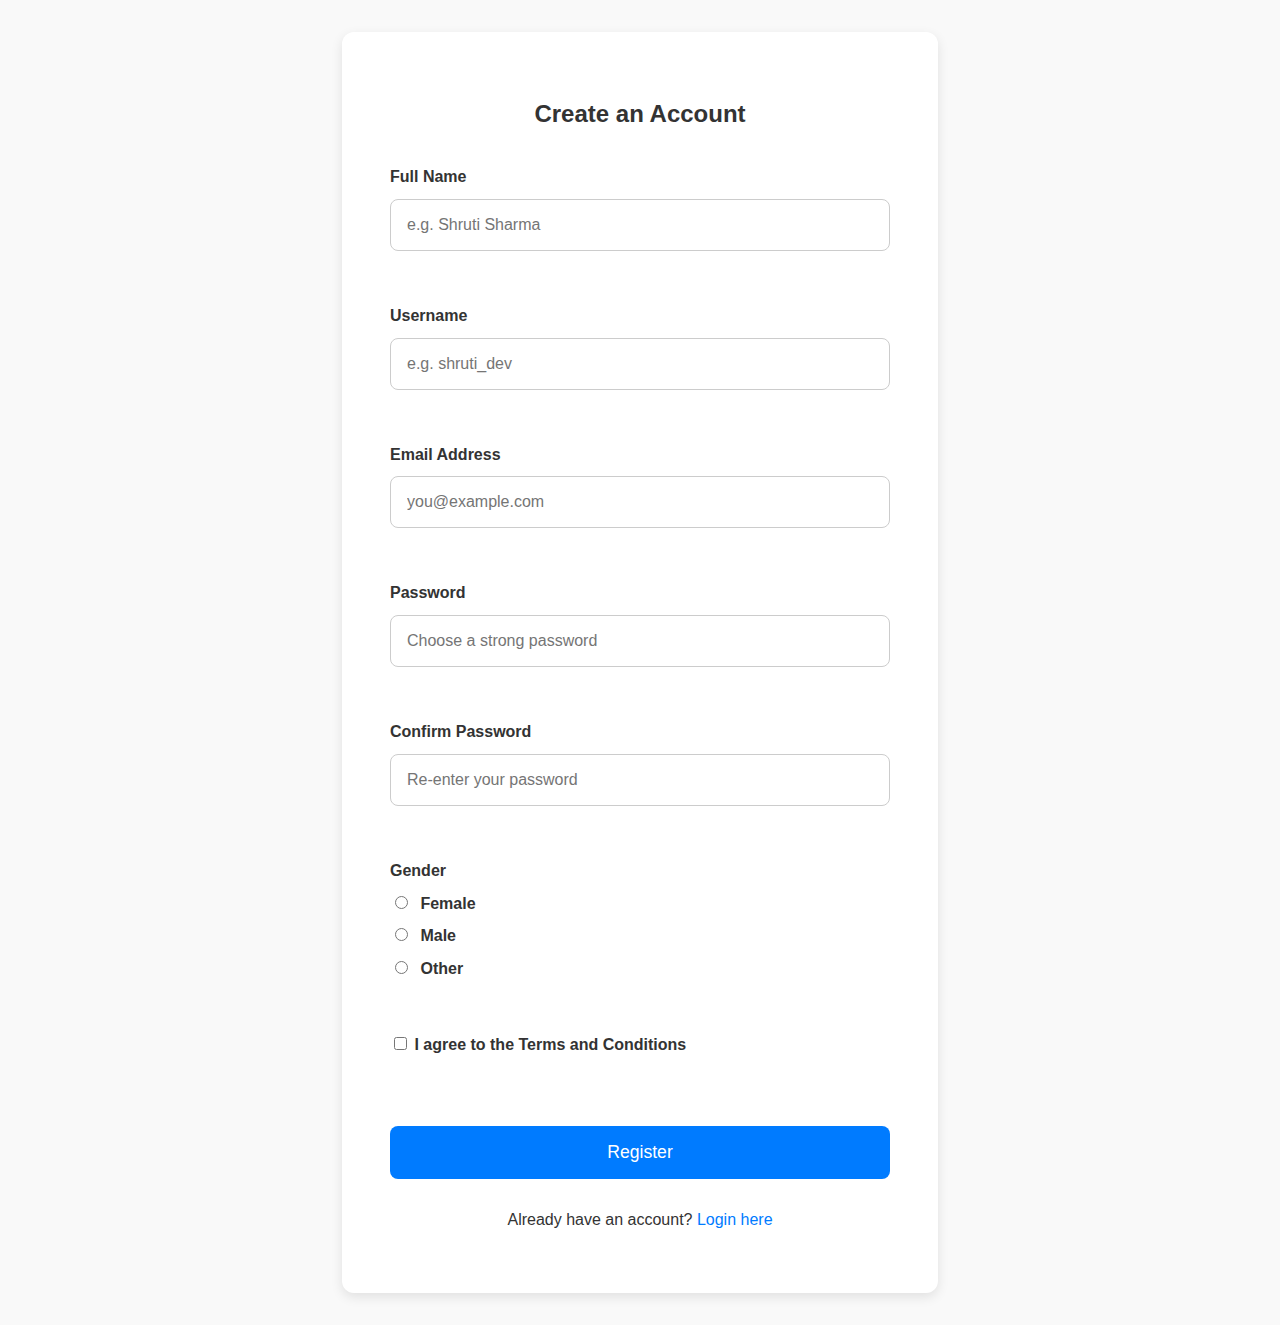
<file: index.html>
<!DOCTYPE html>
<html lang="en">
<head>
  <meta charset="UTF-8" />
  <meta name="viewport" content="width=device-width, initial-scale=1.0"/>
  <title>Create an Account</title>
  <link rel="stylesheet" href="form-style.css" />
</head>
<body>
  <div class="form-container">
    <h2>Create an Account</h2>
    <form>
      <!-- Name -->
      <div class="form-group">
        <label for="fullname">Full Name</label>
        <input type="text" id="fullname" placeholder="e.g. Shruti Sharma" required />
      </div>

      <!-- Username -->
      <div class="form-group">
        <label for="username">Username</label>
        <input type="text" id="username" placeholder="e.g. shruti_dev" required />
      </div>

      <!-- Email -->
      <div class="form-group">
        <label for="email">Email Address</label>
        <input type="email" id="email" placeholder="you@example.com" required />
      </div>

      <!-- Password -->
      <div class="form-group">
        <label for="password">Password</label>
        <input type="password" id="password" placeholder="Choose a strong password" required />
      </div>

      <!-- Confirm Password -->
      <div class="form-group">
        <label for="confirm-password">Confirm Password</label>
        <input type="password" id="confirm-password" placeholder="Re-enter your password" required />
      </div>

      <!-- Gender -->
      <div class="form-group">
        <label>Gender</label>
        <label><input type="radio" name="gender" value="female" required> Female</label>
        <label><input type="radio" name="gender" value="male"> Male</label>
        <label><input type="radio" name="gender" value="other"> Other</label>
      </div>

      <!-- Terms -->
      <div class="form-group">
        <label><input type="checkbox" required> I agree to the Terms and Conditions</label>
      </div>

      <!-- Submit -->
      <button type="submit">Register</button>
    </form>
    <p style="text-align:center;">Already have an account? <a href="login.html">Login here</a></p>
  </div>
</body>
</html>
</file>
<file: form-style.css>
/* style.css */
body {
    font-family: Arial, sans-serif;
    margin: 0;
    padding: 0;
    background-color: #f9f9f9;
    color: #333;
    display: flex;
    justify-content: center;
    align-items: center;
    min-height: 100vh;
  }
  
  .form-container {
    background-color: #fff;
    padding: 3rem;
    border-radius: 12px;
    box-shadow: 0 4px 12px rgba(0,0,0,0.1);
    width: 100%;
    max-width: 500px;
    margin: 2rem;
  }
  
  h2 {
    text-align: center;
    margin-bottom: 2.5rem;
  }
  
  form {
    display: flex;
    flex-direction: column;
    gap: 2rem;
  }
  
  .form-group {
    display: flex;
    flex-direction: column;
    gap: 0.8rem;
    margin-bottom: 1.5rem;
  }
  
  label {
    font-weight: bold;
    font-size: 1rem;
  }
  
  input[type="text"],
  input[type="email"],
  input[type="password"],
  textarea {
    width: 100%;
    padding: 1rem;
    border: 1px solid #ccc;
    border-radius: 8px;
    font-size: 1rem;
    box-sizing: border-box;
  }
  
  input[type="radio"] {
    margin-right: 8px;
  }
  
  textarea {
    resize: vertical;
    min-height: 120px;
  }
  
  button {
    padding: 1rem;
    border: none;
    background-color: #007bff;
    color: white;
    font-size: 1.1rem;
    border-radius: 8px;
    cursor: pointer;
    transition: background-color 0.3s ease;
    margin-top: 1rem;
  }
  
  button:hover {
    background-color: #0056b3;
  }
  
  p {
    margin-top: 2rem;
    font-size: 1rem;
    text-align: center;
  }
  
  p a {
    color: #007bff;
    text-decoration: none;
  }
  
  p a:hover {
    text-decoration: underline;
  }
</file>
